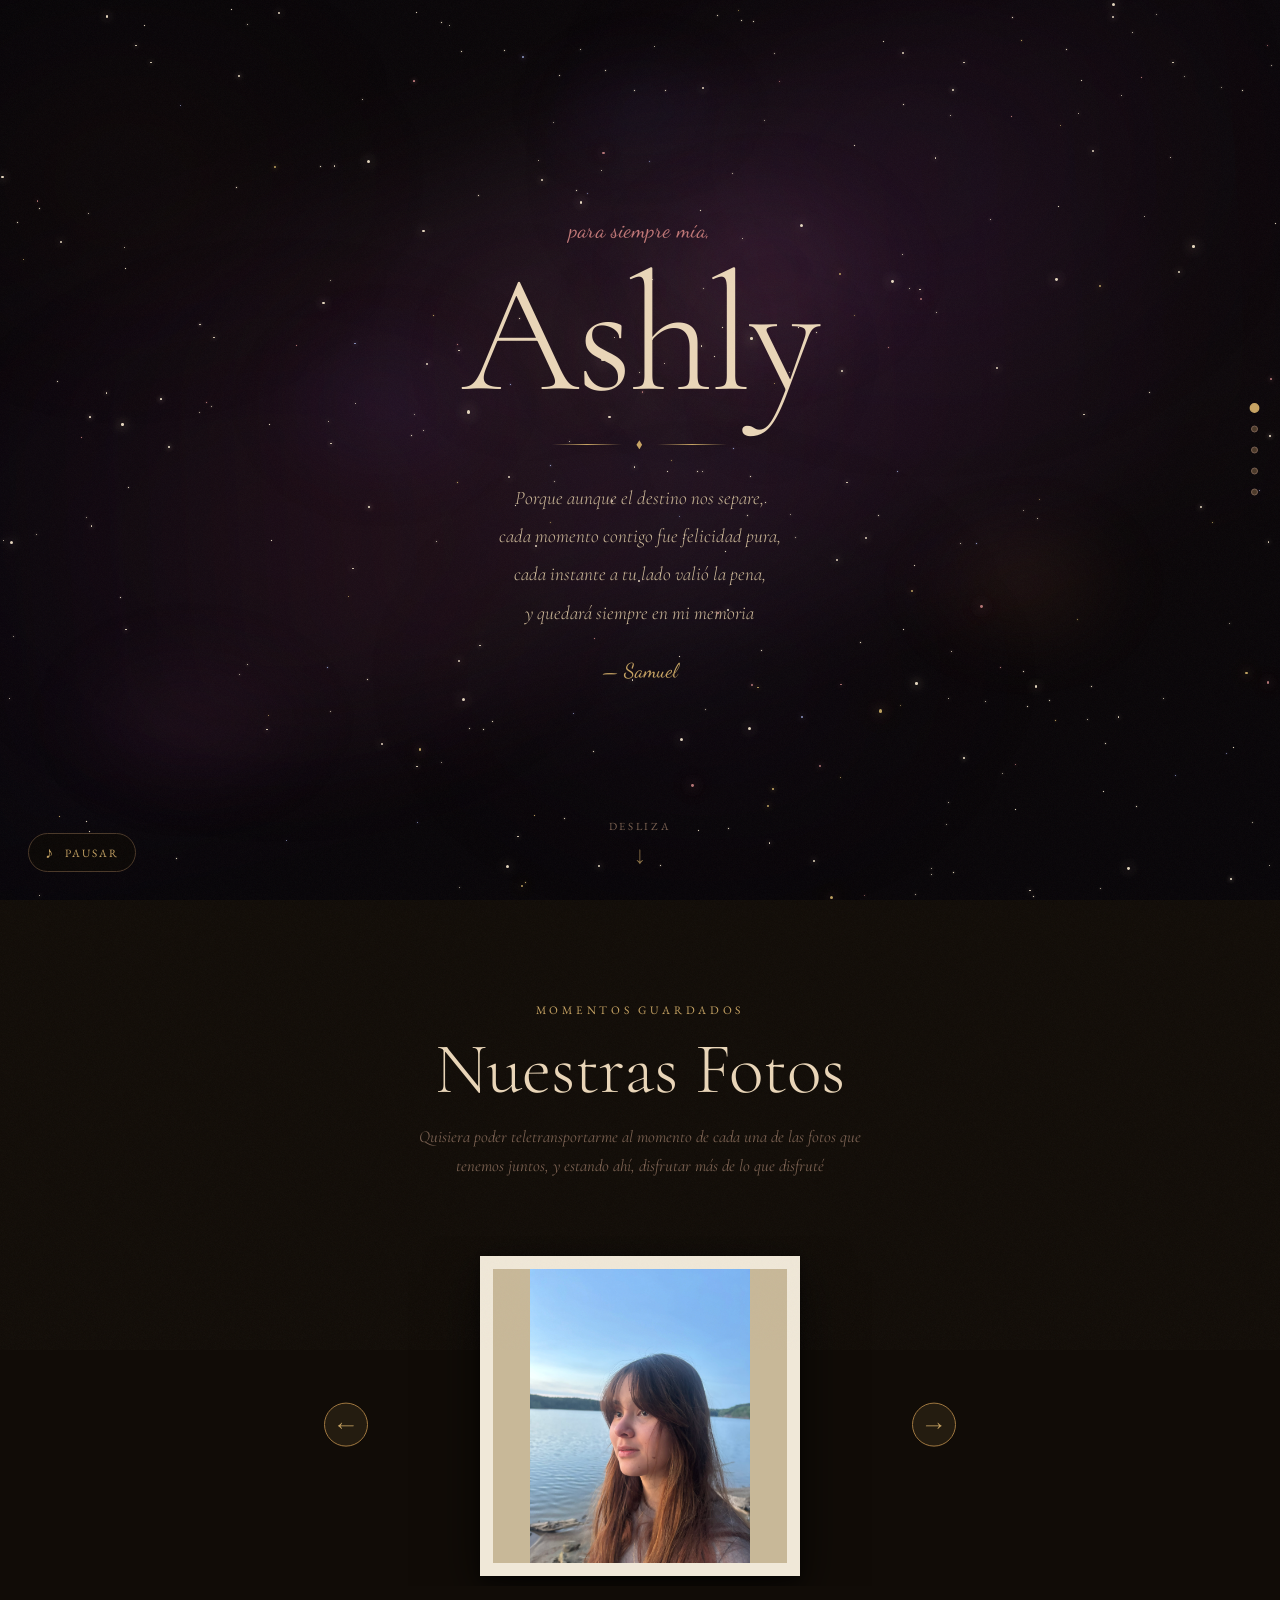
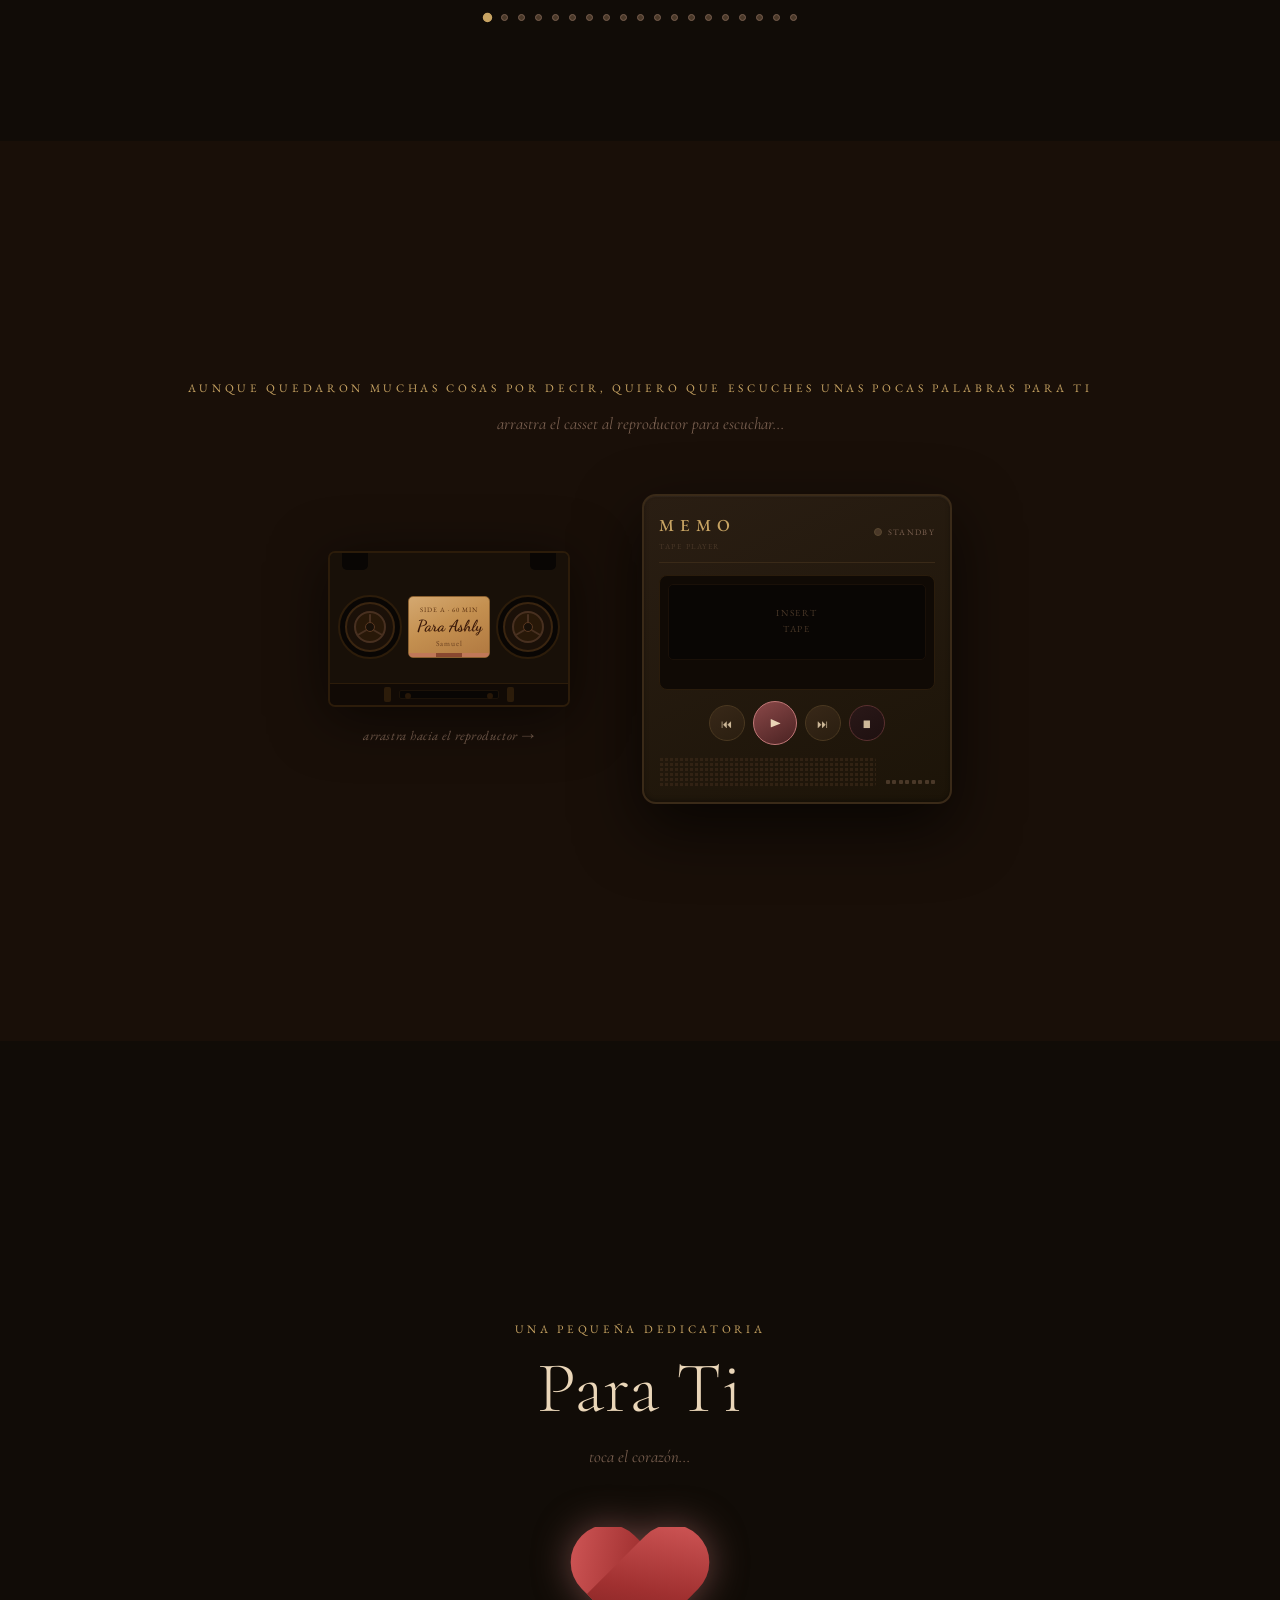
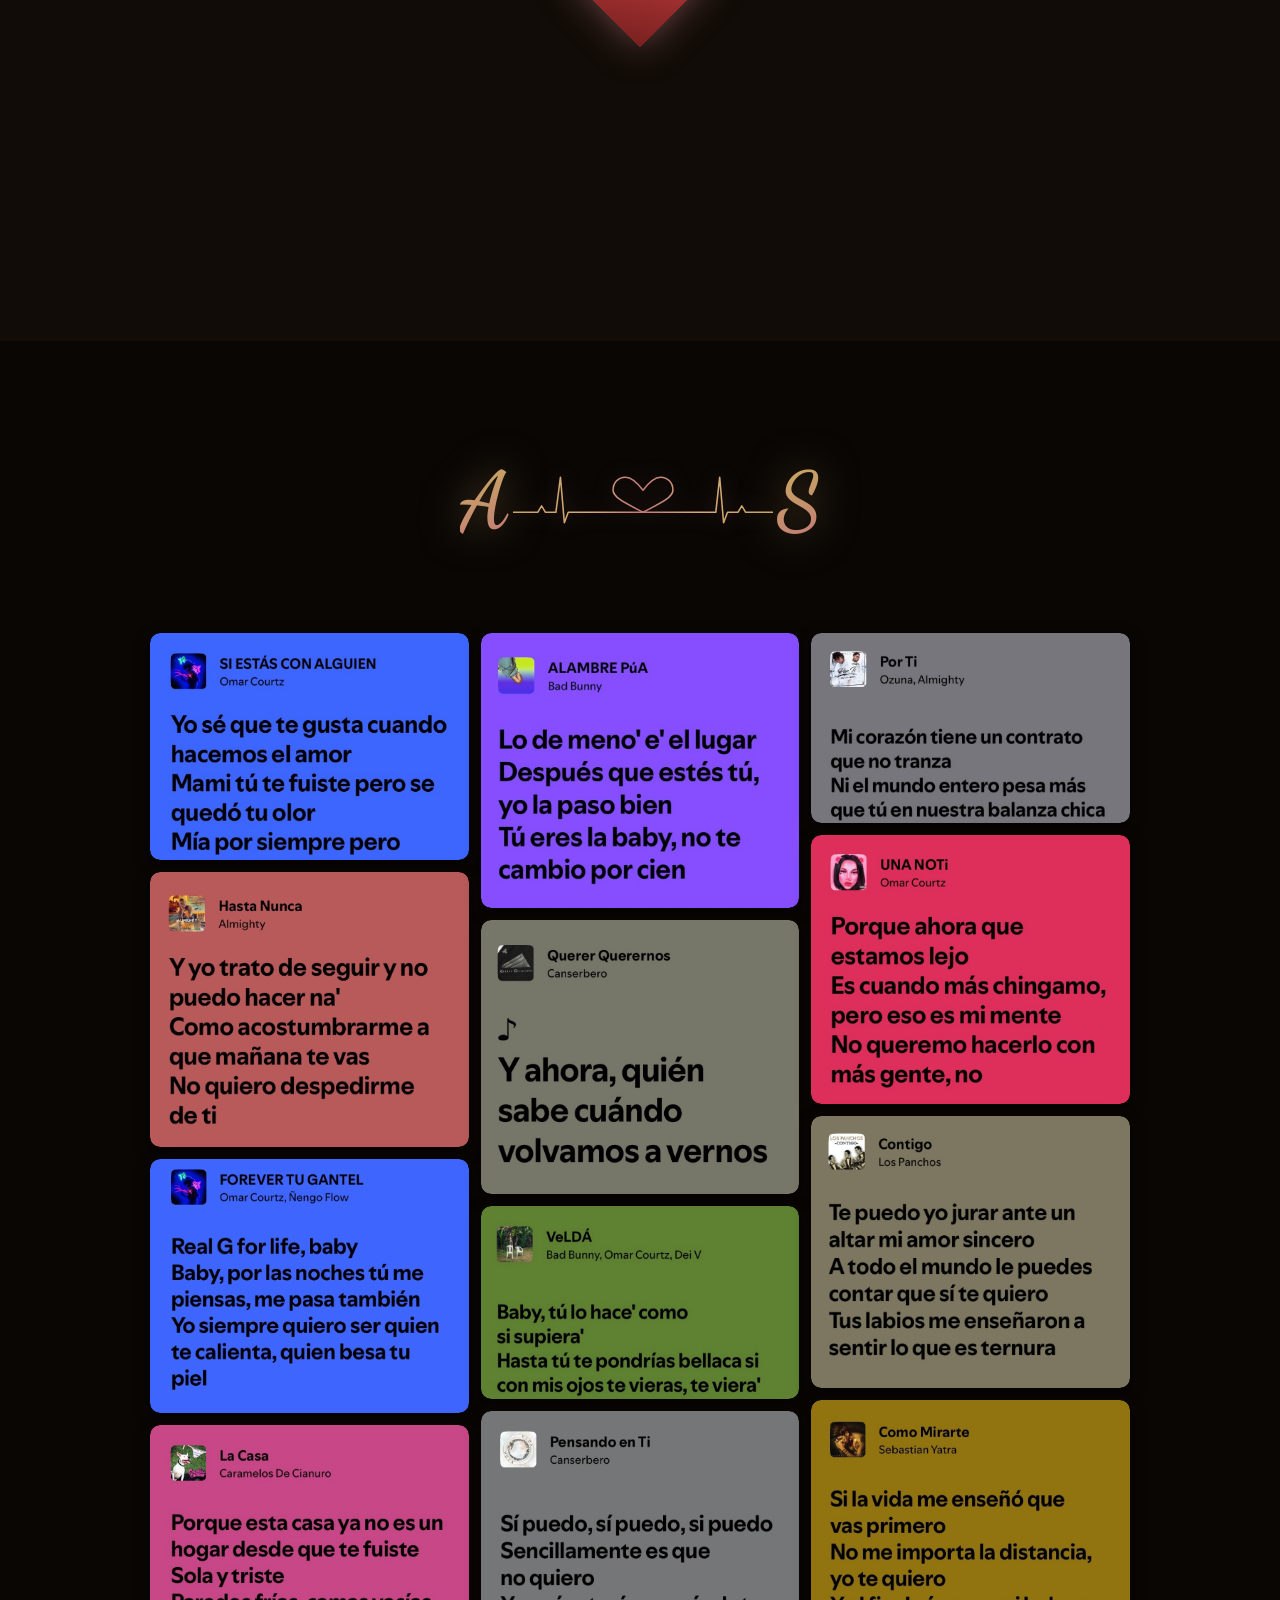
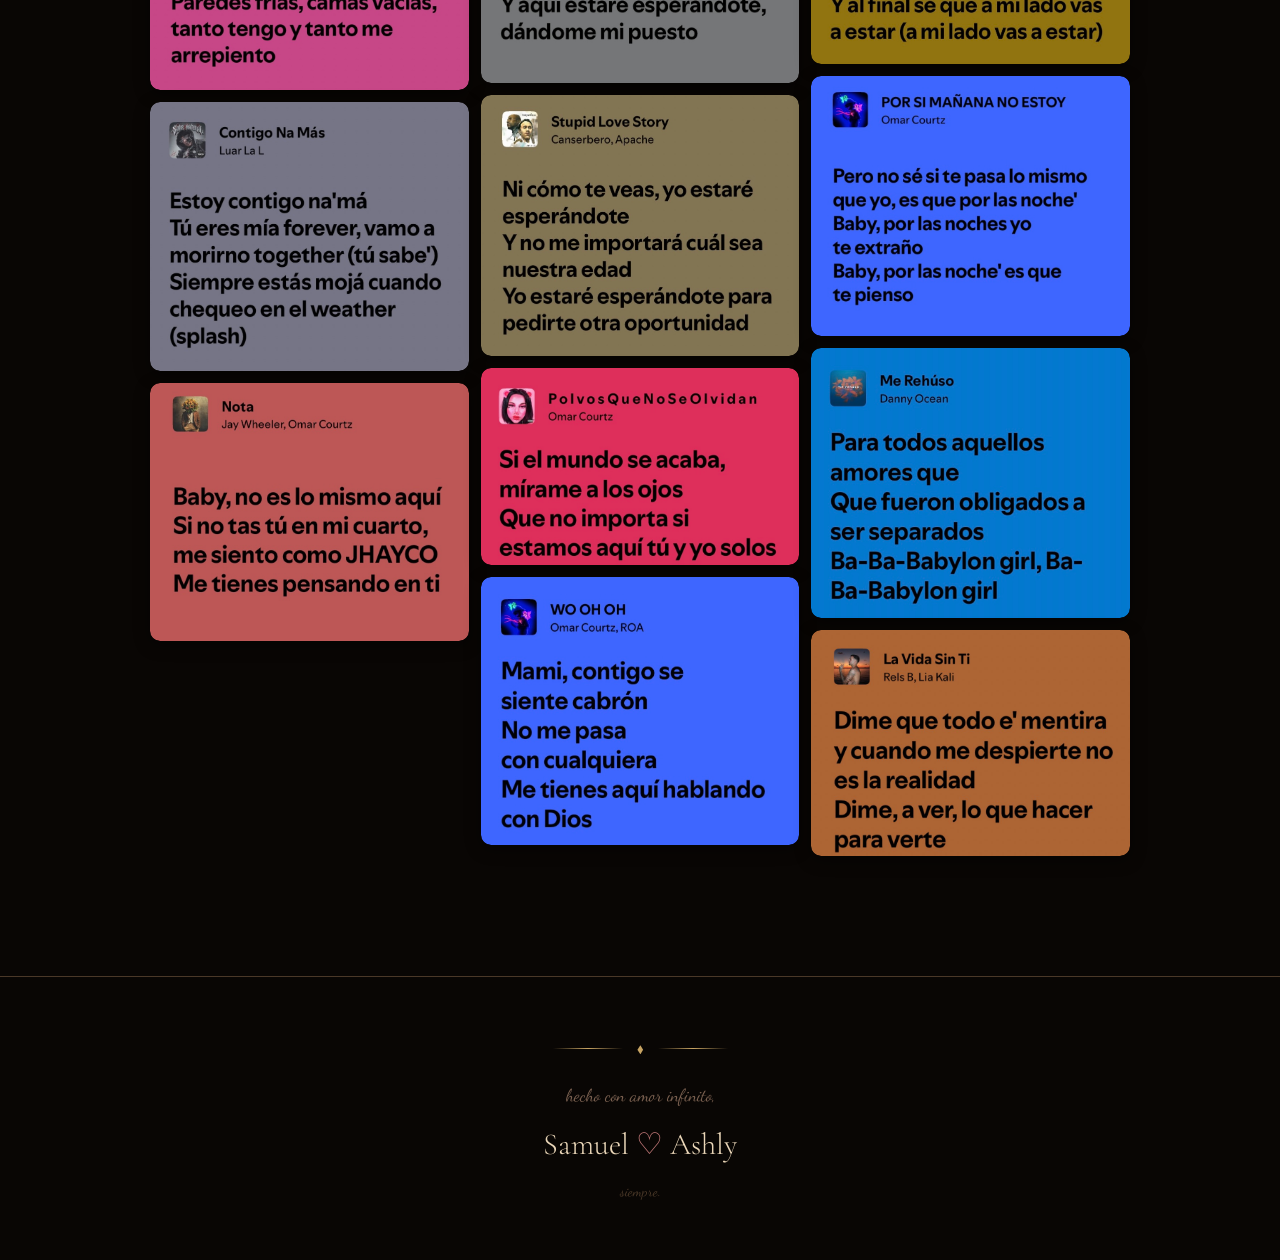
<file: index.html>
<!DOCTYPE html>
<html lang="es">
<head>
  <meta charset="UTF-8">
  <meta name="viewport" content="width=device-width, initial-scale=1.0">
  <title>Para Ashly, con amor</title>
  <link rel="preconnect" href="https://fonts.googleapis.com">
  <link rel="preconnect" href="https://fonts.gstatic.com" crossorigin>
  <link href="https://fonts.googleapis.com/css2?family=Cormorant+Garamond:ital,wght@0,300;0,400;0,500;0,600;1,300;1,400;1,500&family=EB+Garamond:ital,wght@0,400;0,500;1,400;1,500&family=Dancing+Script:wght@400;500;600;700&family=Kalam:wght@300;400;700&display=swap" rel="stylesheet">
  <link rel="stylesheet" href="styles.css">
</head>
<body>

  <!-- Background audio -->
  <audio id="bg-audio" src="bg-audio.mp3" loop preload="auto"></audio>

  <!-- Audio control button -->
  <button class="audio-btn" id="audio-btn" aria-label="Reproducir música">
    <span class="audio-icon">♪</span>
    <span class="audio-label">reproducir</span>
  </button>

  <!-- Film grain -->
  <div class="grain" aria-hidden="true"></div>

  <!-- Nav dots -->
  <nav class="section-nav" aria-label="Secciones">
    <a href="#hero"             class="nav-dot active" aria-label="Inicio"></a>
    <a href="#gallery"          class="nav-dot"        aria-label="Fotos"></a>
    <a href="#cassette-section" class="nav-dot"        aria-label="Casset"></a>
    <a href="#letter-section"   class="nav-dot"        aria-label="Carta"></a>
    <a href="#song-section"     class="nav-dot"        aria-label="Canción"></a>
  </nav>

  <!-- ==================== HERO ==================== -->
  <section id="hero" class="section">
    <div class="universe" id="universe"></div>

    <div class="hero-content">
      <p class="eyebrow">para siempre mía,</p>
      <h1 class="hero-name">Ashly</h1>

      <div class="ornament">
        <span class="orn-line"></span>
        <span class="orn-diamond">◆</span>
        <span class="orn-line"></span>
      </div>

      <p class="hero-sub">
        Porque aunque el destino nos separe,<br>
        cada momento contigo fue felicidad pura,<br>
        cada instante a tu lado valió la pena,<br>
        y quedará siempre en mi memoria
      </p>
      <p class="hero-from">— Samuel</p>
    </div>

    <a href="#gallery" class="scroll-hint" aria-label="Ir abajo">
      <span class="scroll-text">desliza</span>
      <span class="scroll-arrow">↓</span>
    </a>
  </section>

  <!-- ==================== GALLERY ==================== -->
  <section id="gallery" class="section gallery-section">
    <div class="section-intro reveal">
      <p class="section-label">momentos guardados</p>
      <h2 class="section-title">Nuestras Fotos</h2>
      <p class="section-desc">Quisiera poder teletransportarme al momento de cada una de las fotos que tenemos juntos, y estando ahí, disfrutar más de lo que disfruté</p>
    </div>

    <div class="carousel-wrapper reveal">
      <button class="carousel-btn carousel-prev" id="carousel-prev" aria-label="Anterior">&#8592;</button>

      <div class="carousel-viewport">
        <div class="carousel-track" id="carousel-track">

          <div class="carousel-slide">
            <div class="polaroid">
              <div class="polaroid-img">
                <img src="fotos/IMG_0244.JPEG" alt="Ashly">
              </div>
            </div>
          </div>

          <div class="carousel-slide">
            <div class="polaroid">
              <div class="polaroid-img">
                <img src="fotos/IMG_0248.JPEG" alt="Samuel y Ashly">
              </div>
            </div>
          </div>

          <div class="carousel-slide">
            <div class="polaroid">
              <div class="polaroid-img">
                <img src="fotos/IMG_0251.JPEG" alt="Samuel y Ashly">
              </div>
            </div>
          </div>

          <div class="carousel-slide">
            <div class="polaroid">
              <div class="polaroid-img">
                <img src="fotos/IMG_0264.JPEG" alt="Samuel y Ashly">
              </div>
            </div>
          </div>

          <div class="carousel-slide">
            <div class="polaroid">
              <div class="polaroid-img">
                <img src="fotos/IMG_0148.JPG" alt="Samuel y Ashly">
              </div>
            </div>
          </div>

          <div class="carousel-slide">
            <div class="polaroid">
              <div class="polaroid-img">
                <img src="fotos/IMG_0204.JPEG" alt="Ashly">
              </div>
            </div>
          </div>

          <div class="carousel-slide">
            <div class="polaroid">
              <div class="polaroid-img">
                <img src="fotos/IMG_0207.JPEG" alt="Ashly">
              </div>
            </div>
          </div>

          <div class="carousel-slide">
            <div class="polaroid">
              <div class="polaroid-img">
                <img src="fotos/IMG_0218.JPG" alt="Samuel y Ashly">
              </div>
            </div>
          </div>

          <div class="carousel-slide">
            <div class="polaroid">
              <div class="polaroid-img">
                <img src="fotos/IMG_0224.JPEG" alt="Samuel y Ashly">
              </div>
            </div>
          </div>

          <div class="carousel-slide">
            <div class="polaroid">
              <div class="polaroid-img">
                <img src="fotos/IMG_0226.JPEG" alt="Samuel y Ashly">
              </div>
            </div>
          </div>

          <div class="carousel-slide">
            <div class="polaroid">
              <div class="polaroid-img">
                <img src="fotos/IMG_4206.jpg" alt="Samuel y Ashly">
              </div>
            </div>
          </div>

          <div class="carousel-slide">
            <div class="polaroid">
              <div class="polaroid-img">
                <img src="fotos/IMG_4746.jpg" alt="Samuel y Ashly">
              </div>
            </div>
          </div>

          <div class="carousel-slide">
            <div class="polaroid">
              <div class="polaroid-img">
                <img src="fotos/IMG_4777.jpg" alt="Samuel y Ashly">
              </div>
            </div>
          </div>

          <div class="carousel-slide">
            <div class="polaroid">
              <div class="polaroid-img">
                <img src="fotos/IMG_5090.jpg" alt="Samuel y Ashly">
              </div>
            </div>
          </div>

          <div class="carousel-slide">
            <div class="polaroid">
              <div class="polaroid-img">
                <img src="fotos/IMG_9026.JPEG" alt="Ashly">
              </div>
            </div>
          </div>

          <div class="carousel-slide">
            <div class="polaroid">
              <div class="polaroid-img">
                <img src="fotos/IMG_9752.JPEG" alt="Samuel y Ashly">
              </div>
            </div>
          </div>

          <div class="carousel-slide">
            <div class="polaroid">
              <div class="polaroid-img">
                <img src="fotos/IMG_0230.JPEG" alt="Samuel y Ashly">
              </div>
            </div>
          </div>

          <div class="carousel-slide">
            <div class="polaroid">
              <div class="polaroid-img">
                <img src="fotos/foto3.jpg" alt="Ashly">
              </div>
            </div>
          </div>

          <div class="carousel-slide">
            <div class="polaroid">
              <div class="polaroid-img">
                <img src="fotos/foto9.jpg" alt="Samuel y Ashly">
              </div>
            </div>
          </div>

        </div><!-- end track -->
      </div><!-- end viewport -->

      <button class="carousel-btn carousel-next" id="carousel-next" aria-label="Siguiente">&#8594;</button>

      <div class="carousel-dots" id="carousel-dots"></div>
    </div>

  </section>

  <!-- ==================== CASSETTE ==================== -->
  <section id="cassette-section" class="section">
    <div class="section-intro reveal">
      <p class="section-label">Aunque quedaron muchas cosas por decir, quiero que escuches unas pocas palabras para ti</p>
      <p class="section-desc" id="cassette-instruction">arrastra el casset al reproductor para escuchar...</p>
    </div>

    <div class="cassette-stage reveal">

      <!-- ---- Cassette Tape ---- -->
      <div class="cassette-area" id="cassette-area">
        <div class="cassette" id="cassette" draggable="true" title="Arrástrame al reproductor">

          <div class="cassette-body">
            <!-- Top notches -->
            <div class="c-notch-row">
              <div class="c-notch"></div>
              <div class="c-notch-gap"></div>
              <div class="c-notch"></div>
            </div>

            <!-- Main face -->
            <div class="c-face">
              <div class="c-window" id="cw-left">
                <div class="c-reel" id="reel-left">
                  <div class="c-reel-inner">
                    <div class="c-spoke"></div>
                    <div class="c-spoke"></div>
                    <div class="c-spoke"></div>
                    <div class="c-hub"></div>
                  </div>
                </div>
              </div>

              <div class="c-label">
                <p class="cl-side">SIDE A · 60 MIN</p>
                <p class="cl-title">Para Ashly</p>
                <p class="cl-artist">Samuel</p>
                <div class="cl-bars">
                  <span class="cl-bar"></span>
                  <span class="cl-bar"></span>
                  <span class="cl-bar"></span>
                </div>
              </div>

              <div class="c-window" id="cw-right">
                <div class="c-reel" id="reel-right">
                  <div class="c-reel-inner">
                    <div class="c-spoke"></div>
                    <div class="c-spoke"></div>
                    <div class="c-spoke"></div>
                    <div class="c-hub"></div>
                  </div>
                </div>
              </div>
            </div>

            <!-- Bottom tape slot -->
            <div class="c-bottom">
              <div class="c-tape-guide tg-l"></div>
              <div class="c-tape-path"></div>
              <div class="c-tape-guide tg-r"></div>
            </div>
          </div>

        </div><!-- end .cassette -->

        <p class="drag-hint-text">
          <span id="hint-desk">arrastra hacia el reproductor →</span>
          <span id="hint-mob" style="display:none">toca y arrastra hacia el reproductor ↓</span>
        </p>
      </div><!-- end .cassette-area -->

      <!-- ---- Player ---- -->
      <div class="player" id="player">
        <div class="player-body">

          <!-- Brand + LED -->
          <div class="player-top-bar">
            <div class="player-brand">
              <span class="brand-name">MEMO</span>
              <span class="brand-sub">tape player</span>
            </div>
            <div class="player-led" id="player-led">
              <span class="led-dot"></span>
              <span class="led-label">STANDBY</span>
            </div>
          </div>

          <!-- Deck window -->
          <div class="player-deck" id="player-deck">
            <div class="deck-slot">
              <!-- Empty state -->
              <div class="slot-empty" id="slot-empty">
                <p>INSERT<br>TAPE</p>
              </div>
              <!-- Cassette when inserted -->
              <div class="cip" id="cip">
                <div class="cip-window">
                  <div class="cip-reel spinning" id="cip-reel-left">
                    <div class="cip-reel-inner">
                      <div class="cip-spoke"></div>
                      <div class="cip-spoke"></div>
                      <div class="cip-spoke"></div>
                      <div class="cip-hub"></div>
                    </div>
                  </div>
                </div>
                <div class="cip-label">
                  <p class="cip-title">Para Ashly</p>
                  <p class="cip-sub">Samuel</p>
                </div>
                <div class="cip-window">
                  <div class="cip-reel spinning" id="cip-reel-right">
                    <div class="cip-reel-inner">
                      <div class="cip-spoke"></div>
                      <div class="cip-spoke"></div>
                      <div class="cip-spoke"></div>
                      <div class="cip-hub"></div>
                    </div>
                  </div>
                </div>
              </div>
            </div>
            <p class="deck-drop-hint">↓ suéltalo aquí</p>
          </div><!-- end .player-deck -->

          <!-- Controls -->
          <div class="player-controls">
            <button class="ctrl-btn" id="btn-rw"   aria-label="Retroceder">⏮</button>
            <button class="ctrl-btn play-btn" id="btn-play" aria-label="Play">▶</button>
            <button class="ctrl-btn" id="btn-ff"   aria-label="Avanzar">⏭</button>
            <button class="ctrl-btn stop-btn" id="btn-stop" aria-label="Stop">■</button>
          </div>

          <!-- Speaker + VU -->
          <div class="player-bottom">
            <div class="speaker-grill"></div>
            <div class="vu-meter" id="vu-meter">
              <span class="vu-bar"></span>
              <span class="vu-bar"></span>
              <span class="vu-bar"></span>
              <span class="vu-bar"></span>
              <span class="vu-bar"></span>
              <span class="vu-bar"></span>
              <span class="vu-bar"></span>
              <span class="vu-bar"></span>
            </div>
          </div>

        </div><!-- end .player-body -->
      </div><!-- end .player -->

    </div><!-- end .cassette-stage -->

    <audio id="audio" src="….m4a" preload="none"></audio>
  </section>

  <!-- Password modal -->
  <div class="pw-overlay" id="pw-overlay">
    <div class="pw-card">
      <p class="pw-icon">♡</p>
      <h3 class="pw-title">Solo tú sabes la clave</h3>
      <p class="pw-subtitle">introduce la palabra para escuchar...</p>
      <div class="pw-field-wrap">
        <input
          class="pw-input"
          id="pw-input"
          type="password"
          placeholder="···········"
          autocomplete="off"
          spellcheck="false"
        >
      </div>
      <p class="pw-error" id="pw-error">eso no suena bien... intenta de nuevo</p>
      <button class="pw-btn" id="pw-btn">escuchar ♪</button>
    </div>
  </div>

  <!-- ==================== LETTER ==================== -->
  <section id="letter-section" class="section">
    <div class="section-intro reveal">
      <p class="section-label">una pequeña dedicatoria</p>
      <h2 class="section-title">Para Ti</h2>
      <p class="section-desc" id="heart-hint-text">toca el corazón...</p>
    </div>

    <div class="heart-stage reveal">
      <div class="heart-btn" id="heart-btn" title="Tócame">
        <div class="heart-half h-left">
          <div class="heart-shape"></div>
        </div>
        <div class="heart-half h-right">
          <div class="heart-shape"></div>
        </div>
        <div class="heart-crack-line"></div>
      </div>
    </div>
  </section>

  <!-- Letter overlay (fuera de la section para evitar problemas con z-index) -->
  <div class="letter-overlay" id="letter-overlay">
    <div class="letter-paper">
      <button class="letter-close" id="letter-close" aria-label="Cerrar">✕</button>
      <div class="letter-scroll">
        <p class="letter-greeting">Hasta Luego,</p>
        <p class="letter-body">
          El tiempo pasa rápido y a veces lento<br>
          dependiendo de cómo te sientas en el momento.<br>
          Recuerdo aún cuando te besé y cómo fue ese sentimiento,<br>
          los días pasaron volando y contigo me sentía contento.<br><br>

          No llegamos ni al 30% y quisiera volver de nuevo,<br>
          nos cortaron las alas comenzando a agarrar vuelo<br>
          y no alcanzará la vida pa' superar este duelo.<br>
          Si morimos te busco y te hago el amor en el cielo.<br><br>

          Tu marca en el brazo y tus lunares, ¿cómo olvidar?<br>
          Tus abrazos, tus besos y tu manera de hablar,<br>
          tu amor tan tierno, tan lindo e incondicional...<br>
          hasta que deje de latir mi corazón te va a amar.<br><br>

          Y no te va a olvidar, no te voy a olvidar.<br>
          Si contigo todo se sentía real,<br>
          me va a doler no poder verte en la realidad,<br>
          pero va a ser imposible dejarte de esperar.<br><br>

          Y aquí, frente a la playita, estaré solo,<br>
          mirando tus fotos, solitario el lobo,<br>
          pensando en la primera vez que te besé.<br>
          Tú me tendrás viviendo siempre en el 2026.<br><br>

          Cuando te ponías mi gorra y te llevaba a las 10,<br>
          cuando te acostabas en mi hombro manejando al volver,<br>
          despeinada diciéndome que eras mía y yo tuyo también,<br>
          y un día te dejé en tu casa y fue la última vez.<br><br>

          Ya te extraño, pienso en ti y me hace daño,<br>
          estaré triste y cantándote despechado en el baño,<br>
          mirando al techo, ya no puedo dormir,<br>
          tu recuerdo se quedará siempre aquí.<br><br>

          Mami, espero que tú también, porque yo solo pienso en ti,<br>
          extrañaré por siempre que tú estés encima de mí.<br>
          "Y aquí estaré esperándote dándome mi puesto,"<br>
          sabes que para ti siempre estaré dispuesto.<br><br>

          Seguiré vivo solo para decirte te amo y seguir con el cuento,<br>
          guardaré mi amor para dártelo si te reencuentro.
        </p>
        <p class="letter-sign">— Samuel ♡</p>
      </div>
    </div>
  </div>

  <!-- ==================== SONG ==================== -->
  <section id="song-section" class="section lyrics-section">

    <div class="section-intro reveal">
      <!-- Heartbeat emblem -->
      <div class="heartbeat-emblem">
        <span class="emblem-letter">A</span>
        <svg class="heartbeat-svg" viewBox="0 0 400 90" fill="none" xmlns="http://www.w3.org/2000/svg">
          <defs>
            <linearGradient id="hbGrad" x1="0" y1="0" x2="400" y2="0" gradientUnits="userSpaceOnUse">
              <stop offset="0%"   stop-color="#c8a463"/>
              <stop offset="30%"  stop-color="#d4a878"/>
              <stop offset="50%"  stop-color="#c27878"/>
              <stop offset="70%"  stop-color="#d4a878"/>
              <stop offset="100%" stop-color="#c8a463"/>
            </linearGradient>
          </defs>
          <!-- EKG / heartbeat line -->
          <path d="M 0,62 L 38,62 L 44,52 L 50,62 L 66,62 L 73,8 L 79,78 L 85,62 L 155,62 L 245,62 L 312,62 L 318,8 L 324,78 L 330,62 L 346,62 L 352,52 L 358,62 L 400,62"
            stroke="url(#hbGrad)" stroke-width="2.4" stroke-linecap="round" stroke-linejoin="round"/>
          <!-- Heart outline, tip touching baseline at y=62 -->
          <path d="M 200,62 C 178,50 154,40 154,28 C 154,16 162,8 173,8 C 183,8 191,16 200,28 C 209,16 217,8 227,8 C 238,8 246,16 246,28 C 246,40 222,50 200,62 Z"
            stroke="url(#hbGrad)" stroke-width="2.4" stroke-linecap="round" stroke-linejoin="round"/>
        </svg>
        <span class="emblem-letter">S</span>
      </div>

    </div>

    <div class="lyrics-grid reveal">
      <div class="lyrics-card"><img src="fotos/IMG_0271.JPEG" alt="Si Estás Con Alguien"></div>
      <div class="lyrics-card"><img src="fotos/IMG_0299.JPEG" alt="Hasta Nunca"></div>
      <div class="lyrics-card"><img src="fotos/IMG_0274.JPEG" alt="Forever Tu Gantel"></div>
      <div class="lyrics-card"><img src="fotos/IMG_0308.JPEG" alt="La Casa"></div>
      <div class="lyrics-card"><img src="fotos/IMG_0283.JPEG" alt="Contigo Na Más"></div>
      <div class="lyrics-card"><img src="fotos/IMG_0317.JPEG" alt="Nota"></div>
      <div class="lyrics-card"><img src="fotos/IMG_0289.JPEG" alt="Alambre Púa"></div>
      <div class="lyrics-card"><img src="fotos/IMG_0325.JPEG" alt="Querer Querernos"></div>
      <div class="lyrics-card"><img src="fotos/IMG_0293.JPEG" alt="VeLDÁ"></div>
      <div class="lyrics-card"><img src="fotos/IMG_0329.JPEG" alt="Pensando en Ti"></div>
      <div class="lyrics-card"><img src="fotos/IMG_0295.JPEG" alt="Stupid Love Story"></div>
      <div class="lyrics-card"><img src="fotos/IMG_0333.JPEG" alt="PolvosQueNoSeOlvidan"></div>
      <div class="lyrics-card"><img src="fotos/IMG_0278.JPEG" alt="Wo Oh Oh"></div>
      <div class="lyrics-card"><img src="fotos/IMG_0360.JPEG" alt=""></div>
      <div class="lyrics-card"><img src="fotos/IMG_0342.JPEG" alt="Una Noti"></div>
      <div class="lyrics-card"><img src="fotos/IMG_0303.JPEG" alt="Contigo"></div>
      <div class="lyrics-card"><img src="fotos/IMG_0350.JPEG" alt="Como Mirarte"></div>
      <div class="lyrics-card"><img src="fotos/IMG_0306.JPEG" alt="Por Si Mañana No Estoy"></div>
      <div class="lyrics-card"><img src="fotos/IMG_0314.JPEG" alt="Me Rehúso"></div>
      <div class="lyrics-card"><img src="fotos/IMG_0357.JPEG" alt="La Vida Sin Ti"></div>
    </div>

  </section>

  <!-- ==================== FOOTER ==================== -->
  <footer class="site-footer">
    <div class="footer-ornament">
      <span class="orn-line"></span>
      <span class="orn-diamond">◆</span>
      <span class="orn-line"></span>
    </div>
    <p class="footer-label">hecho con amor infinito,</p>
    <p class="footer-names">Samuel <span class="footer-heart">♡</span> Ashly</p>
    <p class="footer-forever">siempre.</p>
  </footer>

  <script src="script.js"></script>
</body>
</html>
</file>
<file: styles.css>
/* ================================================
   RESET & CUSTOM PROPERTIES
================================================ */
*, *::before, *::after { box-sizing: border-box; margin: 0; padding: 0; }

:root {
  --bg:       #090604;
  --bg2:      #110c07;
  --bg3:      #190f08;
  --cream:    #ead6b8;
  --cream2:   #cdb898;
  --gold:     #c8a463;
  --gold2:    #a07840;
  --rose:     #c27878;
  --rose2:    #8a4848;
  --wine:     #4a2222;
  --muted:    #7a6050;
  --muted2:   #4a3828;

  --serif:  'Cormorant Garamond', Georgia, serif;
  --body:   'EB Garamond', Georgia, serif;
  --script: 'Dancing Script', cursive;

  --ease: cubic-bezier(0.25, 0.1, 0.25, 1);
}

html { scroll-behavior: smooth; }

body {
  background: var(--bg);
  color: var(--cream);
  font-family: var(--body);
  font-size: 18px;
  line-height: 1.7;
  overflow-x: hidden;
}

a { color: inherit; text-decoration: none; }
button { font-family: inherit; cursor: pointer; border: none; background: none; }

/* ================================================
   FILM GRAIN
================================================ */
.grain {
  position: fixed;
  inset: -50%;
  width: 200%;
  height: 200%;
  pointer-events: none;
  z-index: 900;
  opacity: 0.038;
  background-image: url("data:image/svg+xml,%3Csvg viewBox='0 0 512 512' xmlns='http://www.w3.org/2000/svg'%3E%3Cfilter id='n'%3E%3CfeTurbulence type='fractalNoise' baseFrequency='0.8' numOctaves='4' stitchTiles='stitch'/%3E%3C/filter%3E%3Crect width='100%25' height='100%25' filter='url(%23n)'/%3E%3C/svg%3E");
  background-size: 256px 256px;
  animation: grain 0.12s steps(1) infinite;
}

@keyframes grain {
  0%   { transform: translate(0,0); }
  14%  { transform: translate(-6%,-8%); }
  28%  { transform: translate(-14%,5%); }
  42%  { transform: translate(6%,-18%); }
  57%  { transform: translate(-4%,22%); }
  71%  { transform: translate(-14%,9%); }
  85%  { transform: translate(11%,0%); }
  100% { transform: translate(-9%,11%); }
}

/* ================================================
   AUDIO BUTTON
================================================ */
.audio-btn {
  position: fixed;
  bottom: 28px;
  left: 28px;
  z-index: 800;
  display: flex;
  align-items: center;
  gap: 8px;
  background: rgba(12, 8, 4, 0.75);
  border: 1px solid var(--muted2);
  border-radius: 30px;
  padding: 8px 16px 8px 12px;
  color: var(--cream2);
  cursor: pointer;
  backdrop-filter: blur(8px);
  transition: border-color 0.3s, background 0.3s;
  outline: none;
}

.audio-btn:hover {
  border-color: var(--gold);
  background: rgba(20, 12, 6, 0.9);
}

.audio-icon {
  font-size: 1rem;
  color: var(--gold);
  animation: none;
  display: block;
  width: 16px;
  text-align: center;
}

.audio-btn.playing .audio-icon {
  animation: note-pulse 1.5s ease-in-out infinite;
}

.audio-label {
  font-family: var(--body);
  font-size: 0.7rem;
  letter-spacing: 0.18em;
  text-transform: uppercase;
  color: var(--muted);
  transition: color 0.3s;
}

.audio-btn.playing .audio-label {
  color: var(--gold);
}

@keyframes note-pulse {
  0%, 100% { transform: scale(1) rotate(0deg);   opacity: 1; }
  50%       { transform: scale(1.2) rotate(10deg); opacity: 0.7; }
}

/* ================================================
   SIDE NAV DOTS
================================================ */
.section-nav {
  position: fixed;
  right: 22px;
  top: 50%;
  transform: translateY(-50%);
  z-index: 800;
  display: flex;
  flex-direction: column;
  gap: 14px;
}

.nav-dot {
  width: 7px;
  height: 7px;
  border-radius: 50%;
  background: var(--muted2);
  border: 1px solid var(--muted);
  display: block;
  transition: background 0.3s, transform 0.3s, border-color 0.3s;
}

.nav-dot:hover,
.nav-dot.active {
  background: var(--gold);
  border-color: var(--gold);
  transform: scale(1.4);
}

/* ================================================
   SECTIONS — BASE
================================================ */
.section {
  min-height: 100vh;
  display: flex;
  flex-direction: column;
  align-items: center;
  justify-content: center;
  padding: 80px 40px;
  position: relative;
}

/* ================================================
   SECTION INTRO (shared)
================================================ */
.section-intro {
  text-align: center;
  margin-bottom: 56px;
}

.section-label {
  font-family: var(--body);
  font-size: 0.72rem;
  letter-spacing: 0.32em;
  text-transform: uppercase;
  color: var(--gold);
  margin-bottom: 12px;
}

.section-title {
  font-family: var(--serif);
  font-size: clamp(2.4rem, 6vw, 4.5rem);
  font-weight: 300;
  color: var(--cream);
  line-height: 1.05;
  margin-bottom: 16px;
}

.section-desc {
  font-family: var(--serif);
  font-size: 1.05rem;
  font-style: italic;
  color: var(--muted);
  max-width: 480px;
  margin: 0 auto;
}

/* ================================================
   REVEAL ANIMATION
================================================ */
.reveal {
  opacity: 0;
  transform: translateY(28px);
  transition: opacity 0.9s var(--ease), transform 0.9s var(--ease);
}
.reveal.visible {
  opacity: 1;
  transform: translateY(0);
}

/* ================================================
   HERO
================================================ */
#hero {
  background: radial-gradient(ellipse at 60% 40%, #1a0d1a 0%, #0a0608 40%, #060408 100%);
  text-align: center;
  overflow: hidden;
}

/* Universe */
.universe {
  position: absolute;
  inset: 0;
  pointer-events: none;
  overflow: hidden;
}

/* Stars */
.star {
  position: absolute;
  border-radius: 50%;
  animation: twinkle var(--dur, 3s) ease-in-out infinite alternate;
  animation-delay: var(--delay, 0s);
}

@keyframes twinkle {
  from { opacity: var(--min-op, 0.05); transform: scale(1); }
  to   { opacity: var(--max-op, 0.85); transform: scale(1.5); }
}

/* Nebula blobs */
.nebula {
  position: absolute;
  border-radius: 50%;
  pointer-events: none;
  filter: blur(2px);
}

/* Milky way band */
.milky-way {
  position: absolute;
  pointer-events: none;
  border-radius: 50%;
  filter: blur(60px);
}

/* Shooting stars */
.shooting-star {
  position: absolute;
  height: 1.5px;
  opacity: 0;
  border-radius: 100px;
  background: linear-gradient(90deg, transparent 0%, rgba(255,245,220,0.95) 40%, rgba(234,214,184,0.6) 70%, transparent 100%);
  animation: shoot var(--dur, 1.8s) linear var(--delay, 8s) infinite;
}

@keyframes shoot {
  0%   { transform: translateX(-80px) translateY(0) rotate(var(--angle, -12deg));
         opacity: 0; width: 0px; }
  3%   { opacity: 1; width: 130px; }
  25%  { opacity: 0; width: 80px; }
  100% { transform: translateX(130vw) translateY(var(--dy, 60px)) rotate(var(--angle, -12deg));
         opacity: 0; width: 20px; }
}

/* Hero text */
.hero-content {
  position: relative;
  z-index: 2;
  max-width: 720px;
}

.eyebrow {
  font-family: var(--script);
  font-size: 1.35rem;
  color: var(--rose);
  margin-bottom: 14px;
  letter-spacing: 0.02em;
}

.hero-name {
  font-family: var(--serif);
  font-size: clamp(5rem, 16vw, 10.5rem);
  font-weight: 300;
  line-height: 0.88;
  color: var(--cream);
  letter-spacing: -0.02em;
  text-shadow: 0 0 100px rgba(200, 164, 99, 0.25);
}

.ornament,
.footer-ornament {
  display: flex;
  align-items: center;
  justify-content: center;
  gap: 14px;
  margin: 26px 0;
}

.orn-line {
  height: 1px;
  width: 70px;
  background: linear-gradient(90deg, transparent, var(--gold), transparent);
  display: block;
}

.orn-diamond {
  color: var(--gold);
  font-size: 0.6rem;
}

.hero-sub {
  font-family: var(--serif);
  font-size: 1.2rem;
  font-style: italic;
  font-weight: 300;
  color: var(--cream2);
  line-height: 2;
  margin-bottom: 22px;
}

.hero-from {
  font-family: var(--script);
  font-size: 1.25rem;
  color: var(--gold);
}

/* Scroll hint */
.scroll-hint {
  position: absolute;
  bottom: 30px;
  left: 50%;
  transform: translateX(-50%);
  display: flex;
  flex-direction: column;
  align-items: center;
  gap: 5px;
  color: var(--muted);
  animation: bob 2.2s ease-in-out infinite;
}

.scroll-text {
  font-size: 0.68rem;
  letter-spacing: 0.24em;
  text-transform: uppercase;
}

.scroll-arrow {
  font-size: 1.1rem;
  color: var(--gold);
  opacity: 0.7;
}

@keyframes bob {
  0%, 100% { transform: translateX(-50%) translateY(0); }
  50%       { transform: translateX(-50%) translateY(7px); }
}

/* ================================================
   GALLERY — CAROUSEL
================================================ */
.gallery-section {
  background: var(--bg2);
  min-height: auto;
  padding: 100px 40px 120px;
}

/* wrapper holds arrows + viewport + dots */
.carousel-wrapper {
  display: flex;
  flex-direction: column;
  align-items: center;
  gap: 28px;
  width: 100%;
  max-width: 520px;
  position: relative;
}

/* prev / next buttons sit on the sides */
.carousel-btn {
  position: absolute;
  top: 50%;
  transform: translateY(-60%);
  width: 44px;
  height: 44px;
  border-radius: 50%;
  background: rgba(200,164,99,0.1);
  border: 1px solid var(--gold2);
  color: var(--gold);
  font-size: 1.1rem;
  display: flex;
  align-items: center;
  justify-content: center;
  cursor: pointer;
  z-index: 10;
  transition: background 0.25s, transform 0.2s;
  outline: none;
}

.carousel-btn:hover {
  background: rgba(200,164,99,0.22);
  transform: translateY(-60%) scale(1.08);
}

.carousel-prev { left: -56px; }
.carousel-next { right: -56px; }

/* viewport clips the track */
.carousel-viewport {
  width: 100%;
  overflow: hidden;
  position: relative;
}

/* track slides horizontally */
.carousel-track {
  display: flex;
  transition: transform 0.6s cubic-bezier(0.4, 0, 0.2, 1);
  will-change: transform;
}

/* each slide is exactly one viewport wide */
.carousel-slide {
  min-width: 100%;
  display: flex;
  align-items: center;
  justify-content: center;
  padding: 20px 10px 10px;
}

/* polaroid card */
.polaroid {
  background: #f0e8d8;
  padding: 13px 13px 13px;
  box-shadow: 0 8px 32px rgba(0,0,0,0.6), 0 2px 6px rgba(0,0,0,0.35);
  position: relative;
  max-width: 320px;
  width: 100%;
  transform: rotate(-1.5deg);
  transition: transform 0.5s var(--ease), box-shadow 0.5s var(--ease);
}

.carousel-slide.active .polaroid {
  transform: rotate(0deg);
  box-shadow: 0 16px 48px rgba(0,0,0,0.65), 0 4px 12px rgba(0,0,0,0.4);
}

.polaroid-img {
  width: 100%;
  aspect-ratio: 1;
  overflow: hidden;
}

.img-placeholder {
  width: 100%;
  height: 100%;
  background: linear-gradient(145deg, #c8b490 0%, #a89070 50%, #bba880 100%);
  display: flex;
  align-items: center;
  justify-content: center;
}

.ph-icon {
  font-size: 3rem;
  color: rgba(255,255,255,0.35);
}

.polaroid-img img {
  width: 100%;
  height: 100%;
  object-fit: contain;
  object-position: center center;
  display: block;
  background: #c8b898;
}

.polaroid-caption {
  position: absolute;
  bottom: 0;
  left: 0;
  right: 0;
  padding: 7px 14px 12px;
  text-align: center;
  font-family: var(--script);
  font-size: 0.92rem;
  color: #5a4030;
  line-height: 1.3;
}

/* dot indicators */
.carousel-dots {
  display: flex;
  gap: 10px;
  align-items: center;
}

.carousel-dot {
  width: 7px;
  height: 7px;
  border-radius: 50%;
  background: var(--muted2);
  border: 1px solid var(--muted);
  cursor: pointer;
  transition: background 0.3s, transform 0.3s;
}

.carousel-dot.active {
  background: var(--gold);
  border-color: var(--gold);
  transform: scale(1.35);
}

/* ================================================
   CASSETTE SECTION
================================================ */
#cassette-section {
  background: var(--bg3);
}

.cassette-stage {
  display: flex;
  align-items: center;
  justify-content: center;
  gap: 72px;
  flex-wrap: wrap;
  width: 100%;
  max-width: 880px;
}

/* ---- Cassette Tape ---- */
.cassette-area {
  display: flex;
  flex-direction: column;
  align-items: center;
  gap: 18px;
}

.cassette {
  width: 242px;
  height: 156px;
  cursor: grab;
  user-select: none;
  -webkit-user-select: none;
  position: relative;
  filter: drop-shadow(0 10px 28px rgba(0,0,0,0.55));
  transition: filter 0.25s ease, transform 0.2s ease;
}

.cassette:hover  { filter: drop-shadow(0 14px 36px rgba(200,164,99,0.25)); transform: translateY(-3px); }
.cassette:active { cursor: grabbing; transform: scale(1.03); }
.cassette.dragging { opacity: 0.35; }
.cassette.hidden   { display: none; }

/* body shape */
.cassette-body {
  width: 100%;
  height: 100%;
  background: #181008;
  border-radius: 7px;
  border: 2px solid #2c1c0a;
  display: flex;
  flex-direction: column;
  overflow: hidden;
  position: relative;
}

/* top notches */
.c-notch-row {
  display: flex;
  height: 17px;
  background: #181008;
}

.c-notch {
  width: 26px;
  height: 17px;
  background: #090604;
  border-radius: 0 0 5px 5px;
}

.c-notch:first-child { margin-left: 12px; }
.c-notch:last-child  { margin-right: 12px; }
.c-notch-gap         { flex: 1; }

/* main face */
.c-face {
  display: flex;
  flex: 1;
  padding: 5px 8px;
  gap: 6px;
  align-items: center;
}

/* reel windows */
.c-window {
  width: 64px;
  height: 64px;
  border-radius: 50%;
  background: #090604;
  border: 2px solid #2c1c0a;
  display: flex;
  align-items: center;
  justify-content: center;
  flex-shrink: 0;
  overflow: hidden;
}

.c-reel {
  width: 50px;
  height: 50px;
  border-radius: 50%;
  background: #1a1008;
  border: 2px solid #3a2510;
  display: flex;
  align-items: center;
  justify-content: center;
}

.c-reel.spinning { animation: reel-spin 1.8s linear infinite; }

@keyframes reel-spin {
  to { transform: rotate(360deg); }
}

.c-reel-inner {
  width: 32px;
  height: 32px;
  border-radius: 50%;
  background: #281808;
  border: 2px solid #483020;
  position: relative;
  display: flex;
  align-items: center;
  justify-content: center;
}

.c-hub {
  width: 10px;
  height: 10px;
  border-radius: 50%;
  background: #181008;
  border: 1.5px solid #5a3820;
  position: absolute;
  z-index: 1;
}

.c-spoke {
  position: absolute;
  width: 2px;
  height: 14px;
  background: #483020;
  border-radius: 1px;
  transform-origin: center bottom;
  top: 1px;
  left: calc(50% - 1px);
}

.c-spoke:nth-child(1) { transform: rotate(0deg); }
.c-spoke:nth-child(2) { transform: rotate(120deg); }
.c-spoke:nth-child(3) { transform: rotate(240deg); }

/* label */
.c-label {
  flex: 1;
  background: linear-gradient(155deg, #d4a870 0%, #c49050 45%, #b07840 100%);
  border-radius: 5px;
  display: flex;
  flex-direction: column;
  align-items: center;
  justify-content: center;
  padding: 7px 5px;
  border: 1px solid #8a6030;
  position: relative;
  overflow: hidden;
  gap: 2px;
}

.cl-side {
  font-family: var(--body);
  font-size: 0.42rem;
  letter-spacing: 0.14em;
  text-transform: uppercase;
  color: #5a3010;
}

.cl-title {
  font-family: var(--script);
  font-size: 1rem;
  font-weight: 700;
  color: #3a1808;
  line-height: 1.1;
  text-align: center;
}

.cl-artist {
  font-family: var(--body);
  font-size: 0.48rem;
  color: #6a4020;
  letter-spacing: 0.1em;
}

.cl-bars {
  position: absolute;
  bottom: 0;
  left: 0;
  right: 0;
  display: flex;
  height: 4px;
}

.cl-bar { flex: 1; }
.cl-bar:nth-child(1) { background: #c07858; }
.cl-bar:nth-child(2) { background: #8a4830; }
.cl-bar:nth-child(3) { background: #c07858; }

/* tape bottom */
.c-bottom {
  height: 22px;
  background: #110a05;
  border-top: 1px solid #2c1c0a;
  display: flex;
  align-items: center;
  justify-content: center;
  gap: 8px;
}

.c-tape-path {
  width: 100px;
  height: 9px;
  background: #090604;
  border: 1px solid #1c1208;
  border-radius: 2px;
  position: relative;
}

.c-tape-path::before,
.c-tape-path::after {
  content: '';
  position: absolute;
  top: 1.5px;
  width: 6px;
  height: 6px;
  border-radius: 50%;
  background: #281808;
}

.c-tape-path::before { left: 5px; }
.c-tape-path::after  { right: 5px; }

.c-tape-guide {
  width: 7px;
  height: 15px;
  background: #2c1c0a;
  border-radius: 2px;
}

/* drag hint */
.drag-hint-text {
  color: var(--muted);
  font-size: 0.82rem;
  font-style: italic;
  letter-spacing: 0.04em;
  text-align: center;
}

/* ---- Cassette Player ---- */
.player { width: 310px; }

.player-body {
  background: linear-gradient(155deg, #2a1e13 0%, #1c1408 100%);
  border-radius: 14px;
  border: 2px solid #3a2a18;
  padding: 15px;
  box-shadow:
    0 24px 64px rgba(0,0,0,0.65),
    inset 0 1px 0 rgba(255,255,255,0.04),
    inset 0 -2px 4px rgba(0,0,0,0.3);
}

/* brand + led bar */
.player-top-bar {
  display: flex;
  justify-content: space-between;
  align-items: center;
  margin-bottom: 12px;
  padding-bottom: 9px;
  border-bottom: 1px solid #3a2a18;
}

.brand-name {
  font-family: var(--body);
  font-size: 1.05rem;
  letter-spacing: 0.35em;
  color: var(--gold);
  text-transform: uppercase;
  font-weight: 500;
  display: block;
}

.brand-sub {
  font-size: 0.48rem;
  letter-spacing: 0.2em;
  color: var(--muted2);
  text-transform: uppercase;
  display: block;
}

.player-led {
  display: flex;
  align-items: center;
  gap: 6px;
}

.led-dot {
  width: 8px;
  height: 8px;
  border-radius: 50%;
  background: var(--muted2);
  border: 1px solid #5a4830;
  transition: background 0.4s, box-shadow 0.4s;
}

.led-label {
  font-size: 0.52rem;
  letter-spacing: 0.16em;
  text-transform: uppercase;
  color: var(--muted);
  transition: color 0.4s;
}

.player-led.on .led-dot {
  background: #ff7a7a;
  box-shadow: 0 0 8px #ff7a7a, 0 0 18px rgba(255,122,122,0.4);
  animation: led-pulse 1.6s ease-in-out infinite;
}

.player-led.on .led-label { color: #ff9e9e; }

@keyframes led-pulse {
  0%, 100% { opacity: 1; }
  50%       { opacity: 0.55; }
}

/* deck */
.player-deck {
  background: #100a05;
  border-radius: 8px;
  border: 1px solid #2a1c0c;
  padding: 8px;
  margin-bottom: 11px;
  min-height: 96px;
  display: flex;
  flex-direction: column;
  align-items: center;
  justify-content: center;
  gap: 6px;
  position: relative;
  transition: border-color 0.25s, box-shadow 0.25s;
}

.player-deck.over {
  border-color: var(--gold);
  box-shadow: 0 0 20px rgba(200,164,99,0.2);
}

.deck-slot {
  width: 100%;
  min-height: 76px;
  background: #090604;
  border-radius: 5px;
  border: 1px solid #1a1008;
  display: flex;
  align-items: center;
  justify-content: center;
  position: relative;
  overflow: hidden;
}

.slot-empty {
  text-align: center;
  color: var(--muted2);
  font-size: 0.58rem;
  letter-spacing: 0.2em;
  text-transform: uppercase;
  line-height: 1.7;
  transition: opacity 0.35s;
}

/* cassette inside player */
.cip {
  position: absolute;
  inset: 3px;
  background: #181008;
  border-radius: 4px;
  border: 1px solid #2c1c0a;
  display: none;
  align-items: center;
  justify-content: center;
  padding: 6px;
  gap: 6px;
}

.cip.visible { display: flex; }

.cip-window {
  width: 44px;
  height: 44px;
  border-radius: 50%;
  background: #090604;
  border: 1.5px solid #2c1c0a;
  display: flex;
  align-items: center;
  justify-content: center;
  flex-shrink: 0;
  overflow: hidden;
}

.cip-reel {
  width: 34px;
  height: 34px;
  border-radius: 50%;
  background: #1a1008;
  border: 1.5px solid #3a2510;
  display: flex;
  align-items: center;
  justify-content: center;
}

.cip-reel.spinning { animation: reel-spin 1.8s linear infinite; }

.cip-reel-inner {
  width: 22px;
  height: 22px;
  border-radius: 50%;
  background: #281808;
  border: 1.5px solid #483020;
  position: relative;
  display: flex;
  align-items: center;
  justify-content: center;
}

.cip-hub {
  width: 7px;
  height: 7px;
  border-radius: 50%;
  background: #181008;
  border: 1px solid #5a3820;
  position: absolute;
  z-index: 1;
}

.cip-spoke {
  position: absolute;
  width: 1.5px;
  height: 9px;
  background: #483020;
  border-radius: 1px;
  transform-origin: center bottom;
  top: 1px;
  left: calc(50% - 0.75px);
}

.cip-spoke:nth-child(1) { transform: rotate(0deg); }
.cip-spoke:nth-child(2) { transform: rotate(120deg); }
.cip-spoke:nth-child(3) { transform: rotate(240deg); }

.cip-label {
  flex: 1;
  text-align: center;
}

.cip-title {
  font-family: var(--script);
  font-size: 0.75rem;
  font-weight: 700;
  color: var(--gold);
  line-height: 1.3;
}

.cip-sub {
  font-family: var(--body);
  font-size: 0.52rem;
  color: var(--muted);
  letter-spacing: 0.1em;
}

.deck-drop-hint {
  font-size: 0.58rem;
  letter-spacing: 0.18em;
  text-transform: uppercase;
  color: var(--muted2);
  opacity: 0;
  transition: opacity 0.25s;
}

.player-deck.over .deck-drop-hint { opacity: 1; color: var(--gold); }

/* controls */
.player-controls {
  display: flex;
  justify-content: center;
  align-items: center;
  gap: 8px;
  margin-bottom: 12px;
}

.ctrl-btn {
  width: 36px;
  height: 36px;
  border-radius: 50%;
  background: linear-gradient(150deg, #382818, #2a1e10);
  border: 1.5px solid #4a3820;
  color: var(--cream2);
  font-size: 0.72rem;
  display: flex;
  align-items: center;
  justify-content: center;
  transition: background 0.2s, border-color 0.2s, transform 0.15s;
  outline: none;
}

.ctrl-btn:hover {
  background: linear-gradient(150deg, #4a3828, #382818);
  border-color: var(--gold);
  transform: translateY(-1px);
}

.ctrl-btn:active { transform: translateY(1px); }

.play-btn {
  width: 44px;
  height: 44px;
  background: linear-gradient(150deg, var(--rose2), var(--wine));
  border-color: var(--rose);
  color: var(--cream);
  font-size: 0.88rem;
}

.play-btn:hover {
  background: linear-gradient(150deg, var(--rose), var(--rose2));
  border-color: var(--cream);
}

.stop-btn {
  background: linear-gradient(150deg, #2a1818, #1e1010);
  border-color: #5a3030;
}

/* speaker + VU */
.player-bottom {
  display: flex;
  gap: 10px;
  align-items: center;
}

.speaker-grill {
  flex: 1;
  height: 30px;
  background-image: radial-gradient(circle, #3a2818 1.5px, transparent 1.5px);
  background-size: 5px 5px;
  border-radius: 4px;
  opacity: 0.7;
}

.vu-meter {
  display: flex;
  align-items: flex-end;
  gap: 2.5px;
  height: 30px;
  padding: 3px 0;
}

.vu-bar {
  width: 4px;
  height: 4px;
  background: var(--muted2);
  border-radius: 1px;
  display: block;
  transition: height 0.08s ease;
}

.vu-meter.active .vu-bar {
  animation: vu-dance var(--d, 0.4s) ease-in-out infinite alternate;
}

.vu-bar:nth-child(1)  { --d: 0.32s; }
.vu-bar:nth-child(2)  { --d: 0.47s; }
.vu-bar:nth-child(3)  { --d: 0.26s; }
.vu-bar:nth-child(4)  { --d: 0.52s; }
.vu-bar:nth-child(5)  { --d: 0.38s; }
.vu-bar:nth-child(6)  { --d: 0.43s; }
.vu-bar:nth-child(7)  { --d: 0.29s; }
.vu-bar:nth-child(8)  { --d: 0.44s; }

@keyframes vu-dance {
  from { height: 4px;  background: var(--muted2); }
  to   { height: 22px; background: var(--rose); }
}

/* ================================================
   PASSWORD MODAL
================================================ */
.pw-overlay {
  position: fixed;
  inset: 0;
  background: rgba(4, 2, 1, 0.92);
  z-index: 960;
  display: flex;
  align-items: center;
  justify-content: center;
  padding: 24px;
  opacity: 0;
  pointer-events: none;
  transition: opacity 0.5s ease;
  backdrop-filter: blur(4px);
}

.pw-overlay.visible {
  opacity: 1;
  pointer-events: all;
}

.pw-card {
  background: linear-gradient(160deg, #1c1409 0%, #130e07 100%);
  border: 1px solid var(--muted2);
  border-radius: 4px;
  padding: 48px 44px 44px;
  max-width: 380px;
  width: 100%;
  text-align: center;
  box-shadow:
    0 32px 80px rgba(0,0,0,0.8),
    inset 0 1px 0 rgba(255,255,255,0.04);
  transform: translateY(16px);
  transition: transform 0.5s ease;
}

.pw-overlay.visible .pw-card {
  transform: translateY(0);
}

.pw-icon {
  font-size: 2rem;
  color: var(--rose);
  margin-bottom: 16px;
  animation: heartbeat 2.2s ease-in-out infinite;
}

.pw-title {
  font-family: var(--serif);
  font-size: 1.5rem;
  font-weight: 300;
  color: var(--cream);
  margin-bottom: 10px;
  letter-spacing: 0.02em;
}

.pw-subtitle {
  font-family: var(--serif);
  font-size: 0.95rem;
  font-style: italic;
  color: var(--muted);
  margin-bottom: 32px;
}

.pw-field-wrap {
  border-bottom: 1px solid var(--muted2);
  margin-bottom: 12px;
  transition: border-color 0.3s;
}

.pw-field-wrap:focus-within {
  border-color: var(--gold);
}

.pw-input {
  width: 100%;
  background: none;
  border: none;
  outline: none;
  color: var(--cream);
  font-family: var(--serif);
  font-size: 1.2rem;
  letter-spacing: 0.3em;
  text-align: center;
  padding: 10px 0;
  caret-color: var(--gold);
}

.pw-input::placeholder {
  color: var(--muted2);
  letter-spacing: 0.2em;
}

.pw-error {
  font-family: var(--serif);
  font-size: 0.82rem;
  font-style: italic;
  color: var(--rose);
  margin-bottom: 28px;
  min-height: 1.2em;
  opacity: 0;
  transition: opacity 0.3s;
}

.pw-error.visible { opacity: 1; }

.pw-btn {
  font-family: var(--body);
  font-size: 0.78rem;
  letter-spacing: 0.28em;
  text-transform: uppercase;
  color: var(--bg);
  background: linear-gradient(135deg, var(--gold) 0%, var(--gold2) 100%);
  border: none;
  border-radius: 2px;
  padding: 12px 32px;
  cursor: pointer;
  transition: opacity 0.25s, transform 0.2s;
  outline: none;
}

.pw-btn:hover  { opacity: 0.88; transform: translateY(-1px); }
.pw-btn:active { transform: translateY(1px); }

.pw-card.shake {
  animation: pw-shake 0.4s ease;
}

@keyframes pw-shake {
  0%,100% { transform: translateX(0); }
  20%      { transform: translateX(-10px); }
  40%      { transform: translateX(10px); }
  60%      { transform: translateX(-7px); }
  80%      { transform: translateX(7px); }
}

/* ================================================
   LETTER SECTION — HEART & CARTA
================================================ */
#letter-section { background: var(--bg2); }

/* ---- Heart stage ---- */
.heart-stage {
  display: flex;
  flex-direction: column;
  align-items: center;
  gap: 20px;
}

.heart-btn {
  width: 150px;
  height: 136px;
  position: relative;
  cursor: pointer;
  animation: heart-idle 2.4s ease-in-out infinite;
  filter: drop-shadow(0 0 18px rgba(194,120,120,0.5));
}

@keyframes heart-idle {
  0%, 100% { transform: scale(1); filter: drop-shadow(0 0 18px rgba(194,120,120,0.5)); }
  50%       { transform: scale(1.07); filter: drop-shadow(0 0 28px rgba(194,120,120,0.8)); }
}

/* Two halves of the heart */
.heart-half {
  position: absolute;
  inset: 0;
  overflow: hidden;
}

.h-left  { clip-path: inset(0 50% 0 0); }
.h-right { clip-path: inset(0 0 0 50%); }

/* The actual heart shape inside each half */
.heart-shape {
  position: absolute;
  inset: 0;
}

.heart-shape::before,
.heart-shape::after {
  content: '';
  position: absolute;
  width: 75px;
  height: 120px;
  background: linear-gradient(145deg, #d45a5a 0%, #a03030 60%, #7a2020 100%);
  border-radius: 75px 75px 0 0;
}

.heart-shape::before {
  left: 75px;
  transform: rotate(-45deg);
  transform-origin: 0 100%;
}

.heart-shape::after {
  left: 0;
  transform: rotate(45deg);
  transform-origin: 100% 100%;
}

/* Crack line */
.heart-crack-line {
  position: absolute;
  top: 4%;
  left: 50%;
  transform: translateX(-50%);
  width: 3px;
  height: 92%;
  background: linear-gradient(
    to bottom,
    transparent 0%,
    rgba(255,230,210,1) 20%,
    rgba(255,200,180,0.9) 60%,
    transparent 100%
  );
  opacity: 0;
  pointer-events: none;
  border-radius: 2px;
  filter: blur(0.5px);
}

/* Shaking before break */
.heart-btn.shaking {
  animation: heart-shatter-shake 0.45s ease-in-out forwards;
  filter: drop-shadow(0 0 22px rgba(220,80,80,0.9));
}

@keyframes heart-shatter-shake {
  0%   { transform: scale(1)    rotate(0deg); }
  15%  { transform: scale(1.12) rotate(-5deg); }
  30%  { transform: scale(1.14) rotate(6deg); }
  45%  { transform: scale(1.1)  rotate(-4deg); }
  60%  { transform: scale(1.13) rotate(5deg); }
  75%  { transform: scale(1.08) rotate(-3deg); }
  90%  { transform: scale(1.05) rotate(2deg); }
  100% { transform: scale(1)    rotate(0deg); }
}

/* Breaking state */
.heart-btn.breaking {
  animation: none !important;
  filter: none;
}

.heart-btn.breaking .heart-crack-line {
  animation: crack-appear 0.35s ease-out forwards;
}

.heart-btn.breaking .h-left {
  animation: piece-left 1.1s cubic-bezier(0.25, 0.46, 0.45, 0.94) forwards;
}

.heart-btn.breaking .h-right {
  animation: piece-right 1.1s cubic-bezier(0.25, 0.46, 0.45, 0.94) forwards;
}

@keyframes crack-appear {
  0%   { opacity: 0; transform: translateX(-50%) scaleY(0); }
  30%  { opacity: 1; transform: translateX(-50%) scaleY(1); }
  70%  { opacity: 1; }
  100% { opacity: 0; }
}

@keyframes piece-left {
  0%   { transform: translate(0, 0)       rotate(0deg)   scale(1);    opacity: 1; }
  12%  { transform: translate(-4px, -8px) rotate(-6deg)  scale(1.04); opacity: 1; }
  30%  { transform: translate(-12px, 2px) rotate(-12deg) scale(1);    opacity: 1; }
  55%  { transform: translate(-45px, 35px) rotate(-32deg) scale(0.96); opacity: 0.9; }
  100% { transform: translate(-90px, 110px) rotate(-50deg) scale(0.85); opacity: 0; }
}

@keyframes piece-right {
  0%   { transform: translate(0, 0)      rotate(0deg)   scale(1);    opacity: 1; }
  12%  { transform: translate(4px, -8px) rotate(6deg)   scale(1.04); opacity: 1; }
  30%  { transform: translate(12px, 2px) rotate(12deg)  scale(1);    opacity: 1; }
  55%  { transform: translate(45px, 35px) rotate(32deg) scale(0.96); opacity: 0.9; }
  100% { transform: translate(90px, 110px) rotate(50deg) scale(0.85); opacity: 0; }
}

/* ---- Reassembly ---- */
.heart-btn.reassembling .h-left {
  animation: reassemble-left 0.75s cubic-bezier(0.34, 1.4, 0.64, 1) forwards;
}

.heart-btn.reassembling .h-right {
  animation: reassemble-right 0.75s cubic-bezier(0.34, 1.4, 0.64, 1) forwards;
}

@keyframes reassemble-left {
  0%   { transform: translate(-90px, 110px) rotate(-50deg) scale(0.85); opacity: 0; }
  35%  { opacity: 1; }
  100% { transform: translate(0, 0) rotate(0deg) scale(1); opacity: 1; }
}

@keyframes reassemble-right {
  0%   { transform: translate(90px, 110px) rotate(50deg) scale(0.85); opacity: 0; }
  35%  { opacity: 1; }
  100% { transform: translate(0, 0) rotate(0deg) scale(1); opacity: 1; }
}

/* Glow flash when pieces reunite */
.heart-btn.reunited {
  animation: heart-reunite-flash 0.5s ease-out forwards, heart-idle 2.4s ease-in-out 0.5s infinite;
}

@keyframes heart-reunite-flash {
  0%   { filter: drop-shadow(0 0 30px rgba(220,100,100,1)) drop-shadow(0 0 60px rgba(255,150,150,0.8)); }
  100% { filter: drop-shadow(0 0 18px rgba(194,120,120,0.5)); }
}

/* ---- Letter Overlay ---- */
.letter-overlay {
  position: fixed;
  inset: 0;
  background: rgba(4, 2, 1, 0.88);
  z-index: 950;
  display: flex;
  align-items: center;
  justify-content: center;
  opacity: 0;
  pointer-events: none;
  transition: opacity 0.6s ease;
  padding: 24px;
}

.letter-overlay.visible {
  opacity: 1;
  pointer-events: all;
}

/* The parchment paper */
.letter-paper {
  width: min(540px, 92vw);
  max-height: 88vh;
  position: relative;
  overflow: hidden;

  background-color: #eedfa8;
  background-image:
    radial-gradient(ellipse at 0% 0%,    rgba(15,5,0,0.82) 0%, rgba(35,12,0,0.45) 12%, transparent 35%),
    radial-gradient(ellipse at 100% 0%,  rgba(15,5,0,0.78) 0%, rgba(35,12,0,0.4) 10%, transparent 32%),
    radial-gradient(ellipse at 0% 100%,  rgba(15,5,0,0.80) 0%, rgba(35,12,0,0.42) 11%, transparent 33%),
    radial-gradient(ellipse at 100% 100%,rgba(15,5,0,0.85) 0%, rgba(35,12,0,0.48) 13%, transparent 36%),
    radial-gradient(ellipse at 50% 0%,   rgba(25,8,0,0.35) 0%, transparent 22%),
    radial-gradient(ellipse at 50% 100%, rgba(25,8,0,0.40) 0%, transparent 22%),
    radial-gradient(ellipse at 0% 50%,   rgba(15,5,0,0.25) 0%, transparent 18%),
    radial-gradient(ellipse at 100% 50%, rgba(15,5,0,0.25) 0%, transparent 18%),
    linear-gradient(135deg, #e8d490 0%, #f4e8b5 25%, #f0e4aa 55%, #e8d898 100%);

  clip-path: polygon(
    0.8% 1.2%,   8%  0%,  20% 1.5%,  35% 0.2%,  50% 1%,   65% 0%,  80% 1.2%,  93% 0.5%,  99.5% 1.8%,
    100% 10%,  99% 25%,  100% 42%,   99.2% 58%, 100% 74%,  99% 88%, 99.5% 100%,
    88% 98.8%, 74% 100%, 58% 98.5%,  42% 100%,  27% 99%,   12% 100%, 1% 99.2%,
    0% 88%,    0.8% 74%, 0% 58%,     0.8% 42%,  0% 26%,    0.5% 10%
  );

  box-shadow:
    inset 0 0 50px rgba(60,20,0,0.35),
    inset 0 0 12px rgba(100,40,0,0.25),
    0 24px 80px rgba(0,0,0,0.85);

  transform: translateY(24px) rotate(-0.5deg);
  transition: transform 0.65s cubic-bezier(0.2,0,0,1);
}

.letter-overlay.visible .letter-paper {
  transform: translateY(0) rotate(-0.5deg);
}

/* Close button */
.letter-close {
  position: absolute;
  top: 18px;
  right: 22px;
  width: 28px;
  height: 28px;
  background: none;
  border: none;
  color: rgba(80,40,10,0.5);
  font-size: 1rem;
  cursor: pointer;
  z-index: 10;
  transition: color 0.2s, transform 0.2s;
  line-height: 1;
}

.letter-close:hover {
  color: rgba(80,40,10,0.9);
  transform: rotate(90deg);
}

/* Scrollable content */
.letter-scroll {
  overflow-y: auto;
  max-height: 88vh;
  padding: 48px 52px 56px;
  scrollbar-width: thin;
  scrollbar-color: rgba(100,60,20,0.3) transparent;
}

.letter-greeting {
  font-family: 'Kalam', cursive;
  font-size: 1.6rem;
  font-weight: 700;
  color: #3a2008;
  margin-bottom: 20px;
  text-indent: 8px;
}

.letter-body {
  font-family: 'Kalam', cursive;
  font-size: 1.08rem;
  font-weight: 400;
  color: #3e2510;
  line-height: 2;
  letter-spacing: 0.01em;
  position: relative;
}

/* Subtle horizontal lines like ruled paper */
.letter-body::before {
  content: '';
  position: absolute;
  inset: 0;
  background-image: repeating-linear-gradient(
    to bottom,
    transparent 0px,
    transparent 34px,
    rgba(100,60,20,0.08) 34px,
    rgba(100,60,20,0.08) 35px
  );
  pointer-events: none;
}

.letter-sign {
  font-family: 'Kalam', cursive;
  font-size: 1.3rem;
  font-weight: 700;
  color: #3a2008;
  text-align: right;
  margin-top: 28px;
  padding-right: 12px;
}

/* ================================================
   SONG SECTION — LYRICS MOSAIC
================================================ */
.lyrics-section {
  background: var(--bg);
  min-height: auto;
  padding: 100px 32px 120px;
  justify-content: flex-start;
}

/* Heartbeat emblem */
.heartbeat-emblem {
  display: flex;
  align-items: center;
  justify-content: center;
  gap: 4px;
  margin: 20px 0 28px;
}

.emblem-letter {
  font-family: var(--script);
  font-size: clamp(3rem, 8vw, 5rem);
  font-weight: 600;
  line-height: 1;
  background: linear-gradient(155deg, var(--gold) 20%, var(--rose) 100%);
  -webkit-background-clip: text;
  -webkit-text-fill-color: transparent;
  background-clip: text;
  filter: drop-shadow(0 0 20px rgba(200,164,99,0.5));
}

.heartbeat-svg {
  width: clamp(160px, 30vw, 260px);
  height: auto;
  filter: drop-shadow(0 0 10px rgba(194,120,120,0.35));
}

/* Mosaic grid */
.lyrics-grid {
  columns: 3;
  column-gap: 12px;
  width: 100%;
  max-width: 980px;
  margin-top: 8px;
}

.lyrics-card {
  break-inside: avoid;
  margin-bottom: 12px;
  border-radius: 10px;
  overflow: hidden;
  position: relative;
  transition: transform 0.35s var(--ease), box-shadow 0.35s var(--ease);
  box-shadow: 0 4px 16px rgba(0,0,0,0.45);
}

.lyrics-card:hover {
  transform: scale(1.025) translateY(-3px);
  box-shadow: 0 12px 36px rgba(0,0,0,0.65);
  z-index: 2;
}

.lyrics-card img {
  width: 100%;
  display: block;
  border-radius: 10px;
}

/* ================================================
   FOOTER
================================================ */
.site-footer {
  background: var(--bg);
  text-align: center;
  padding: 64px 40px 56px;
  border-top: 1px solid var(--muted2);
}

.footer-ornament { margin: 0 0 24px; }

.footer-label {
  font-family: var(--script);
  font-size: 1.1rem;
  color: var(--muted);
  margin-bottom: 8px;
}

.footer-names {
  font-family: var(--serif);
  font-size: 1.9rem;
  font-weight: 300;
  color: var(--cream);
}

.footer-heart {
  color: var(--rose);
  display: inline-block;
  animation: heartbeat 2.2s ease-in-out infinite;
}

@keyframes heartbeat {
  0%,100% { transform: scale(1); }
  15%      { transform: scale(1.22); }
  30%      { transform: scale(1); }
  45%      { transform: scale(1.16); }
  60%      { transform: scale(1); }
}

.footer-forever {
  font-family: var(--script);
  font-size: 0.88rem;
  color: var(--muted2);
  margin-top: 10px;
}

/* ================================================
   CASSETTE SHAKE ANIMATION (added via JS)
================================================ */
@keyframes cassette-shake {
  0%,100% { transform: translateX(0); }
  18%     { transform: translateX(-9px); }
  36%     { transform: translateX(9px); }
  54%     { transform: translateX(-7px); }
  72%     { transform: translateX(7px); }
}

/* ================================================
   RESPONSIVE
================================================ */
@media (max-width: 800px) {
  .section         { padding: 60px 24px; }
  .gallery-section { padding: 80px 24px 100px; }
  .lyrics-grid     { columns: 2; column-gap: 10px; }
  .lyrics-card     { margin-bottom: 10px; }

  .carousel-wrapper { max-width: 340px; }
  .carousel-prev    { left: -44px; }
  .carousel-next    { right: -44px; }
  .polaroid         { max-width: 260px; }

  .cassette-stage  { flex-direction: column; gap: 44px; }

  .cassette        { width: 200px; height: 130px; }
  .c-window        { width: 52px; height: 52px; }
  .c-reel          { width: 40px; height: 40px; }
  .c-reel-inner    { width: 26px; height: 26px; }
  .c-label         { border-radius: 4px; }
  .cl-title        { font-size: 0.85rem; }
  .c-tape-path     { width: 80px; }

  .player          { width: 280px; }

  .section-nav     { display: none; }

  #hint-desk       { display: none !important; }
  #hint-mob        { display: inline !important; }
}

@media (max-width: 480px) {
  .carousel-wrapper { max-width: 300px; }
  .carousel-prev    { left: -36px; }
  .carousel-next    { right: -36px; }
  .carousel-btn     { width: 34px; height: 34px; font-size: 0.9rem; }
  .lyrics-grid      { columns: 2; }
  .lyrics-section   { padding: 80px 16px 100px; }
}
</file>
